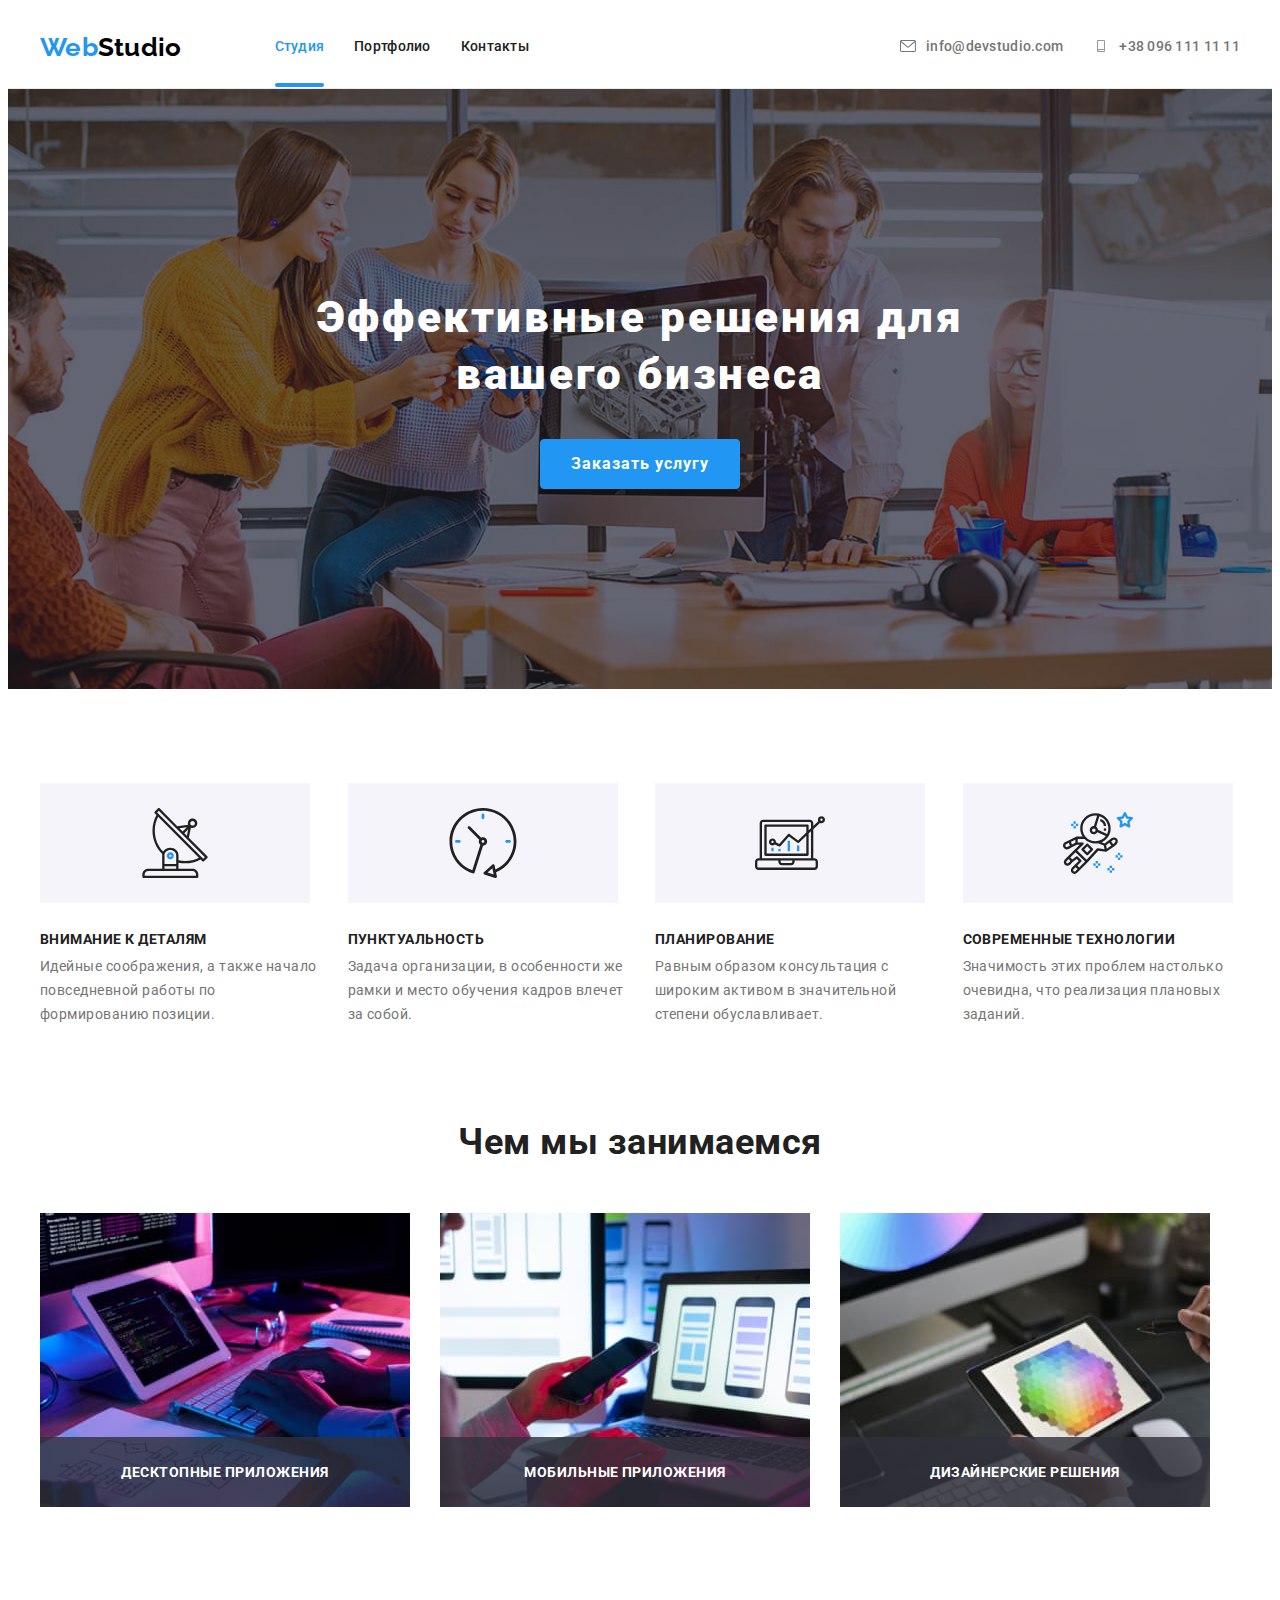
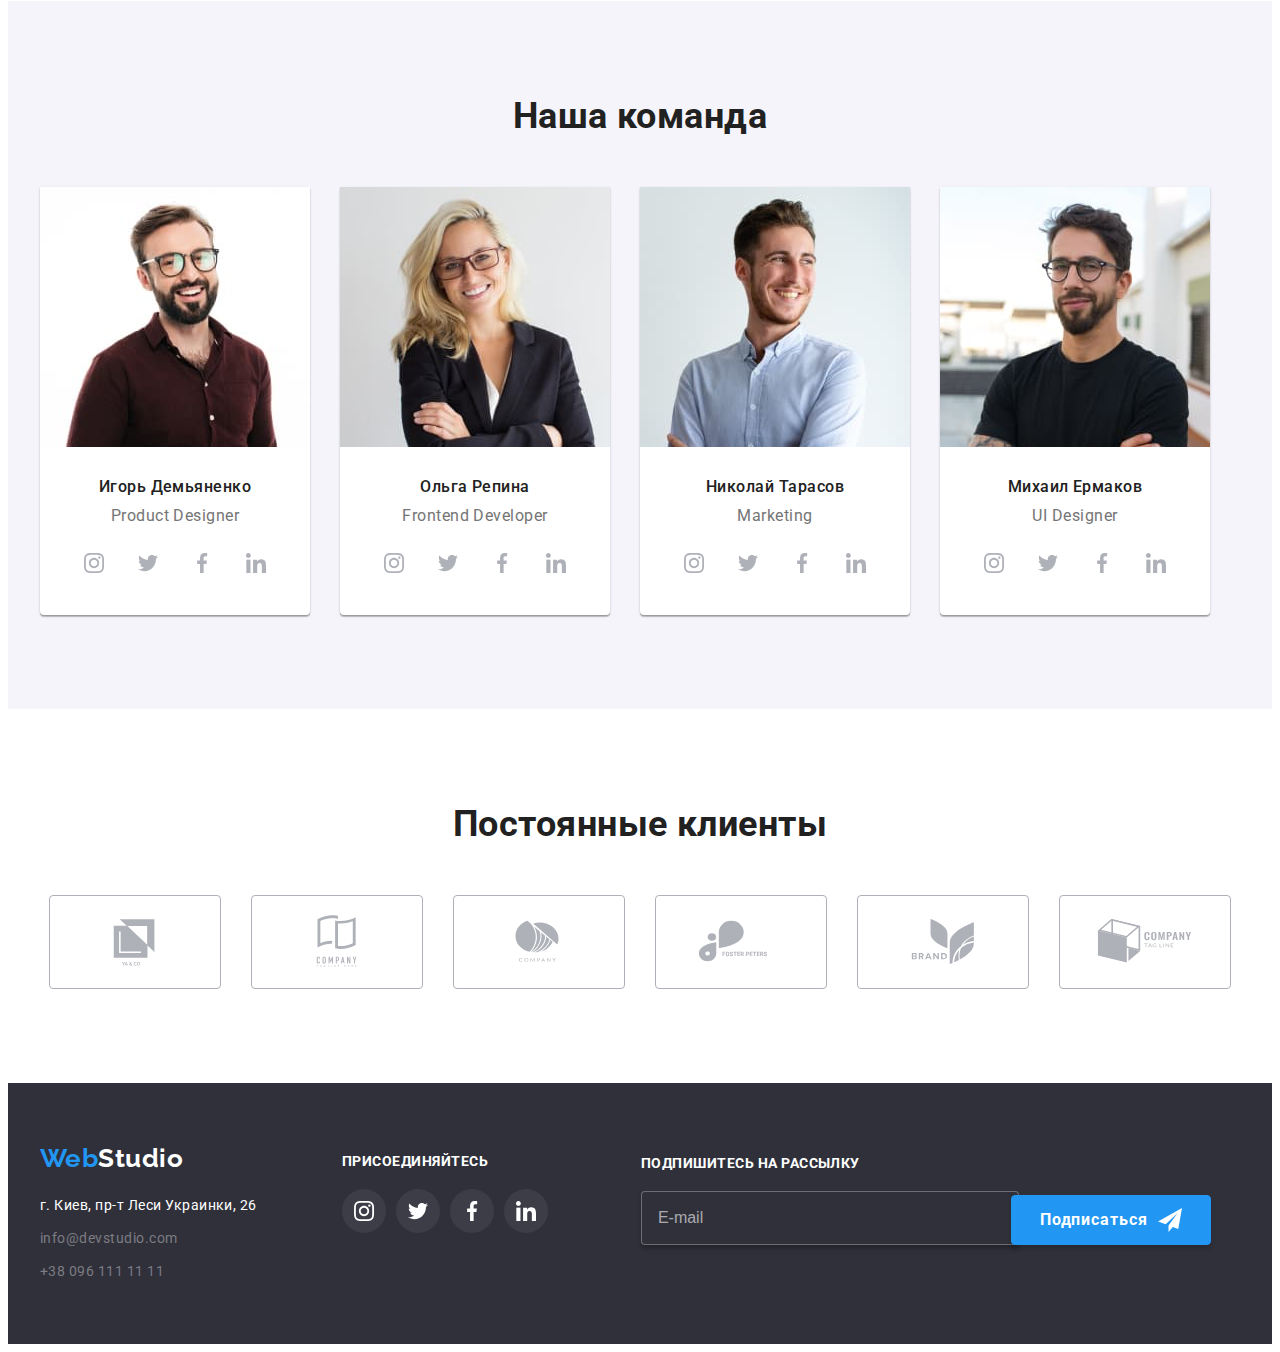
<file: index.html>
<!DOCTYPE html>
<html lang="ru">
  <head>
    <meta charset="UTF-8" />
    <meta http-equiv="X-UA-Compatible" content="IE=edge" />
    <meta name="viewport" content="width=device-width, initial-scale=1.0" />
    <title>Major</title>
    <link rel="preconnect" href="https://fonts.googleapis.com" />
    <link rel="preconnect" href="https://fonts.gstatic.com" crossorigin />
    <link
      href="https://fonts.googleapis.com/css2?family=Raleway:wght@700&family=Roboto:wght@400;500;700;900&display=swap"
      rel="stylesheet"
    />
    <link
      rel="stylesheet"
      href="https://cdnjs.cloudflare.com/ajax/libs/modern-normalize/1.1.0/modern-normalize.min.css"
      integrity="sha512-wpPYUAdjBVSE4KJnH1VR1HeZfpl1ub8YT/NKx4PuQ5NmX2tKuGu6U/JRp5y+Y8XG2tV+wKQpNHVUX03MfMFn9Q=="
      crossorigin="anonymous"
      referrerpolicy="no-referrer"
    />
    <link rel="stylesheet" href="./css/styles.css" />
  </head>

  <body>
    <!--                     Шапка -->
    <header class="header">
      <div class="container header-nav">
        <!--       Навигация -->

        <nav class="navigation">
          <a href="" lang="en" class="logo"
            ><span class="logo-web">Web</span>Studio</a
          >
          <ul class="site-nav list">
            <li class="item">
              <a href="index.html" class="nav-list current">Студия</a>
            </li>
            <li class="item">
              <a href="portfolio.html" class="nav-list">Портфолио</a>
            </li>
            <li class="item"><a href="" class="nav-list">Контакты</a></li>
          </ul>
        </nav>
        <!--             Авторизация -->

        <ul class="auth list">
          <li class="item">
            <a class="auth-link post" href="mailto:info@devstudio.com"
              ><svg class="post-icon" width="16" height="12">
                <use href="images/ikons.svg#icon-envelope"></use>
              </svg>
              info@devstudio.com</a
            >
          </li>
          <li class="item">
            <a class="auth-link tel" href="tel:+380961111111"
              ><svg class="post-icon" width="16" height="12">
                <use href="images/ikons.svg#icon-smartphone"></use>
              </svg>
              +38 096 111 11 11</a
            >
          </li>
        </ul>
      </div>
    </header>
    <main>
      <!--                     Герой -->
      <section class="hero">
        <div class="container">
          <h1 class="hero-title">Эффективные решения для вашего бизнеса</h1>
          <button data-modal-open type="button" class="btn">
            Заказать услугу
          </button>
        </div>
      </section>
      <!--                Преимущества -->
      <section class="section advantage">
        <div class="container">
          <!--скрытый заголовок-->
          <h2 class="visually-hidden">Почему мы</h2>
          <ul class="feature list">
            <li class="feature-item">
              <div class="capsule">
                <svg class="" width="70" height="70">
                  <use href="./images/ikons.svg#icon-antenna-1"></use>
                </svg>
              </div>
              <h3 class="section-title">Внимание к деталям</h3>
              <p class="text">
                Идейные соображения, а также начало повседневной работы по
                формированию позиции.
              </p>
            </li>
            <li class="feature-item">
              <div class="capsule">
                <svg class="" width="70" height="70">
                  <use href="./images/ikons.svg#icon-clock-1"></use>
                </svg>
              </div>
              <h3 class="section-title">Пунктуальность</h3>
              <p class="text">
                Задача организации, в особенности же рамки и место обучения
                кадров влечет за собой.
              </p>
            </li>
            <li class="feature-item">
              <div class="capsule">
                <svg class="" width="70" height="70">
                  <use href="./images/ikons.svg#icon-diagram-1"></use>
                </svg>
              </div>
              <h3 class="section-title">Планирование</h3>
              <p class="text">
                Равным образом консультация с широким активом в значительной
                степени обуславливает.
              </p>
            </li>
            <li class="feature-item">
              <div class="capsule">
                <svg class="" width="70" height="70">
                  <use href="./images/ikons.svg#icon-astronaut-1"></use>
                </svg>
              </div>
              <h3 class="section-title">Современные технологии</h3>
              <p class="text">
                Значимость этих проблем настолько очевидна, что реализация
                плановых заданий.
              </p>
            </li>
          </ul>
        </div>
      </section>
      <!--               Чем занимаемся -->
      <section class="section work">
        <div class="container">
          <h2 class="title">Чем мы занимаемся</h2>
          <ul class="work-list list">
            <li class="work-item">
              <img
                src="./images/img(2).jpg"
                alt="Сотрудник с планшетом за компьютером"
                width="370"
                height="294"
              />
              <div class="work-substrate">
                <h3 class="work-title">Десктопные приложения</h3>
              </div>
            </li>
            <li class="work-item">
              <img
                src="./images/img(1).jpg"
                alt="Сотрудник с мобильником за компьютером"
                width="370"
                height="294"
              />
              <div class="work-substrate">
                <h3 class="work-title">Мобильные приложения</h3>
              </div>
            </li>
            <li class="work-item">
              <img
                src="./images/img(3).jpg"
                alt="Сотрудник с планшетом "
                width="370"
                height="294"
              />
              <div class="work-substrate">
                <h3 class="work-title">Дизайнерские решения</h3>
              </div>
            </li>
          </ul>
        </div>
      </section>
      <!--               Наша команда -->
      <section class="team-section">
        <div class="container">
          <h2 class="title">Наша команда</h2>
          <ul class="team list">
            <li class="position">
              <div class="picture">
                <img
                  src="./images/img(4).jpg"
                  alt="продуктовый дизайнер"
                  width="270"
                  height="260"
                />
              </div>
              <div class="coworkers">
                <h3 class="team-title">Игорь Демьяненко</h3>
                <p class="team-text" lang="en">Product Designer</p>
                <ul class="team-socials-list list">
                  <li class="team-socials-item">
                    <a href="" class="team-socials-link">
                      <svg class="team-socials-icon" width="20" height="20">
                        <use href="./images/ikons.svg#icon-instagram-2"></use>
                      </svg>
                    </a>
                  </li>
                  <li class="team-socials-item">
                    <a href="" class="team-socials-link"
                      ><svg class="team-socials-icon" width="20" height="20">
                        <use href="./images/ikons.svg#icon-twitter-1"></use>
                      </svg>
                    </a>
                  </li>
                  <li class="team-socials-item">
                    <a href="" class="team-socials-link"
                      ><svg class="team-socials-icon" width="20" height="20">
                        <use href="./images/ikons.svg#icon-facebook-1"></use>
                      </svg>
                    </a>
                  </li>
                  <li class="team-socials-item">
                    <a href="" class="team-socials-link"
                      ><svg class="team-socials-icon" width="20" height="20">
                        <use href="./images/ikons.svg#icon-linkedin-1"></use>
                      </svg>
                    </a>
                  </li>
                </ul>
              </div>
            </li>

            <li class="position">
              <div class="picture">
                <img
                  src="./images/img(5).jpg"
                  alt="фронтэнд разработчик"
                  width="270"
                  height="260"
                />
              </div>
              <div class="coworkers">
                <h3 class="team-title">Ольга Репина</h3>
                <p class="team-text" lang="en">Frontend Developer</p>
                <ul class="team-socials-list list">
                  <li class="team-socials-item">
                    <a href="" class="team-socials-link"
                      ><svg class="team-socials-icon" width="20" height="20">
                        <use href="./images/ikons.svg#icon-instagram-2"></use>
                      </svg>
                    </a>
                  </li>
                  <li class="team-socials-item">
                    <a href="" class="team-socials-link"
                      ><svg class="team-socials-icon" width="20" height="20">
                        <use href="./images/ikons.svg#icon-twitter-1"></use>
                      </svg>
                    </a>
                  </li>
                  <li class="team-socials-item">
                    <a href="" class="team-socials-link"
                      ><svg class="team-socials-icon" width="20" height="20">
                        <use href="./images/ikons.svg#icon-facebook-1"></use>
                      </svg>
                    </a>
                  </li>
                  <li class="team-socials-item">
                    <a href="" class="team-socials-link"
                      ><svg class="team-socials-icon" width="20" height="20">
                        <use href="./images/ikons.svg#icon-linkedin-1"></use>
                      </svg>
                    </a>
                  </li>
                </ul>
              </div>
            </li>

            <li class="position">
              <div class="picture">
                <img
                  src="./images/img(6).jpg"
                  alt="маркетолог"
                  width="270"
                  height="260"
                />
              </div>
              <div class="coworkers">
                <h3 class="team-title">Николай Тарасов</h3>
                <p class="team-text" lang="en">Marketing</p>
                <ul class="team-socials-list list">
                  <li class="team-socials-item">
                    <a href="" class="team-socials-link"
                      ><svg class="team-socials-icon" width="20" height="20">
                        <use href="./images/ikons.svg#icon-instagram-2"></use>
                      </svg>
                    </a>
                  </li>
                  <li class="team-socials-item">
                    <a href="" class="team-socials-link"
                      ><svg class="team-socials-icon" width="20" height="20">
                        <use href="./images/ikons.svg#icon-twitter-1"></use>
                      </svg>
                    </a>
                  </li>
                  <li class="team-socials-item">
                    <a href="" class="team-socials-link"
                      ><svg class="team-socials-icon" width="20" height="20">
                        <use href="./images/ikons.svg#icon-facebook-1"></use>
                      </svg>
                    </a>
                  </li>
                  <li class="team-socials-item">
                    <a href="" class="team-socials-link"
                      ><svg class="team-socials-icon" width="20" height="20">
                        <use href="./images/ikons.svg#icon-linkedin-1"></use>
                      </svg>
                    </a>
                  </li>
                </ul>
              </div>
            </li>

            <li class="position">
              <div class="picture">
                <img
                  src="./images/img(7).jpg"
                  alt="дизайнер"
                  width="270"
                  height="260"
                />
              </div>
              <div class="coworkers">
                <h3 class="team-title">Михаил Ермаков</h3>
                <p class="team-text" lang="en">UI Designer</p>
                <ul class="team-socials-list list">
                  <li class="team-socials-item">
                    <a href="" class="team-socials-link"
                      ><svg class="team-socials-icon" width="20" height="20">
                        <use href="./images/ikons.svg#icon-instagram-2"></use>
                      </svg>
                    </a>
                  </li>
                  <li class="team-socials-item">
                    <a href="" class="team-socials-link"
                      ><svg class="team-socials-icon" width="20" height="20">
                        <use href="./images/ikons.svg#icon-twitter-1"></use>
                      </svg>
                    </a>
                  </li>
                  <li class="team-socials-item">
                    <a href="" class="team-socials-link"
                      ><svg class="team-socials-icon" width="20" height="20">
                        <use href="./images/ikons.svg#icon-facebook-1"></use>
                      </svg>
                    </a>
                  </li>
                  <li class="team-socials-item">
                    <a href="" class="team-socials-link"
                      ><svg class="team-socials-icon" width="20" height="20">
                        <use href="./images/ikons.svg#icon-linkedin-1"></use>
                      </svg>
                    </a>
                  </li>
                </ul>
              </div>
            </li>
          </ul>
        </div>
      </section>
      <!--               Постоянные клиенты -->
      <section class="section clients">
        <div class="container">
          <h2 class="client title">Постоянные клиенты</h2>
          <ul class="client-list list">
            <li class="client-item">
              <a href="" class="case-link">
                <svg class="case-icon" width="106" height="60">
                  <use href="./images/ikons.svg#icon-Logo-1"></use>
                </svg>
              </a>
            </li>
            <li class="client-item">
              <a href="" class="case-link">
                <svg class="case-icon" width="106" height="60">
                  <use href="./images/ikons.svg#icon-Logo"></use>
                </svg>
              </a>
            </li>
            <li class="client-item">
              <a href="" class="case-link"
                ><svg class="case-icon" width="106" height="60">
                  <use href="./images/ikons.svg#icon-Logo-2"></use>
                </svg>
              </a>
            </li>
            <li class="client-item">
              <a href="" class="case-link"
                ><svg class="case-icon" width="106" height="60">
                  <use href="./images/ikons.svg#icon-Logo-3"></use>
                </svg>
              </a>
            </li>
            <li class="client-item">
              <a href="" class="case-link"
                ><svg class="case-icon" width="106" height="60">
                  <use href="./images/ikons.svg#icon-Logo-4"></use>
                </svg>
              </a>
            </li>
            <li class="client-item">
              <a href="" class="case-link"
                ><svg class="case-icon" width="106" height="60">
                  <use href="./images/ikons.svg#icon-Logo-5"></use>
                </svg>
              </a>
            </li>
          </ul>
        </div>
      </section>
    </main>
    <footer>
      <div class="foot container">
        <div class="foot-location">
          <a href="" lang="en" class="foot-logo"
            ><span class="web-foot">Web</span>Studio</a
          >
          <address>
            <ul class="list">
              <li class="address-item">
                <a
                  href="https://goo.gl/maps/cJbCXFg71dcP9j5V9"
                  class="foot-link"
                  >г. Киев, пр-т Леси Украинки, 26</a
                >
              </li>
              <li class="address-item">
                <a href="mailto:info@devstudio.com" class="foot-link cont"
                  >info@devstudio.com</a
                >
              </li>
              <li class="address-item">
                <a href="tel:+380961111111" class="foot-link cont"
                  >+38 096 111 11 11</a
                >
              </li>
            </ul>
          </address>
        </div>
        <div class="foot-social">
          <h3 class="foot-title">Присоединяйтесь</h3>
          <ul class="socials-list list">
            <li class="socials-item">
              <a href="" class="socials-link"
                ><svg class="socials-icon" width="20" height="20">
                  <use href="./images/ikons.svg#icon-instagram-2"></use>
                </svg>
              </a>
            </li>
            <li class="socials-item">
              <a href="" class="socials-link"
                ><svg class="socials-icon" width="20" height="20">
                  <use href="./images/ikons.svg#icon-twitter-1"></use>
                </svg>
              </a>
            </li>
            <li class="socials-item">
              <a href="" class="socials-link"
                ><svg class="socials-icon" width="20" height="20">
                  <use href="./images/ikons.svg#icon-facebook-1"></use>
                </svg>
              </a>
            </li>
            <li class="socials-item">
              <a href="" class="socials-link"
                ><svg class="socials-icon" width="20" height="20">
                  <use href="./images/ikons.svg#icon-linkedin-1"></use>
                </svg>
              </a>
            </li>
          </ul>
        </div>
        <div class="foot-warm">
          <form class="foot-form">
            <div class="foot-capsule-form">
              <label for="foot-email" class="foot-label foot-title"
                >Подпишитесь на рассылку</label
              >
              <input
                type="email"
                id="foot-email"
                name="foot-email"
                class="foot-input"
                placeholder="E-mail"
              />
            </div>
            <button type="submit" class="foot-btn btn">
              Подписаться
              <svg class="foot-btn-icon" width="24" height="24">
                <use href="./images/ikons.svg#icon-icon-send"></use>
              </svg>
            </button>
          </form>
        </div>
      </div>
    </footer>
    <div class="backdrob is-hidden" data-modal>
      <div class="modal">
        <button class="close-btn" data-modal-close>
          <svg class="close-icon" width="18" height="18">
            <use href="./images/ikons.svg#icon-close-black-18dp-2-1"></use>
          </svg>
        </button>
        <p class="modal-title">Оставьте свои данные, мы вам перезвоним</p>
        <form class="modal-form">
          <label class="form-field">
            <span class="modal-label">Имя</span>
            <input type="text" name="user-name" class="modal-input" />
            <svg class="modal-icon" width="18" height="18">
              <use href="./images/ikons.svg#icon-person-black-18dp-1-1"></use>
            </svg>
          </label>

          <label class="form-field"
            ><span class="modal-label">Телефон</span>
            <input
              id="user-tel"
              type="tel"
              name="user-tel"
              class="modal-input"
            />
            <svg class="modal-icon" width="18" height="18">
              <use href="./images/ikons.svg#icon-phone"></use>
            </svg>
          </label>

          <label class="form-field">
            <span class="modal-label">Почта</span>

            <input type="email" name="user-email" class="modal-input" /><svg
              class="modal-icon"
              width="18"
              height="18"
            >
              <use href="./images/ikons.svg#icon-email-black-18dp-1"></use>
            </svg>
          </label>

          <label class="form-field mod-margin">
            <span class="modal-label">Комментарий</span>
            <textarea
              name="user-text"
              class="modal-text"
              placeholder="Введите текст"
            ></textarea>
          </label>
          <div class="form-field not-margin">
            <input
              type="checkbox"
              name="check"
              id="check"
              class="modal-check visually-hidden"
            />
            <label for="check" class="check-label">
              <span
                ><svg class="modal-icon-check" width="16" height="15">
                  <use href="./images/ikons.svg#icon-check"></use>
                </svg> </span
              >Соглашаюсь с рассылкой и принимаю&nbsp;<a
                href=""
                class="check-link"
                >Условия договора</a
              >
            </label>
          </div>
          <button type="submit" class="modal-button btn">Отправить</button>
        </form>
      </div>
    </div>
    <script src="./js/modal.js"></script>
  </body>
</html>
</file>
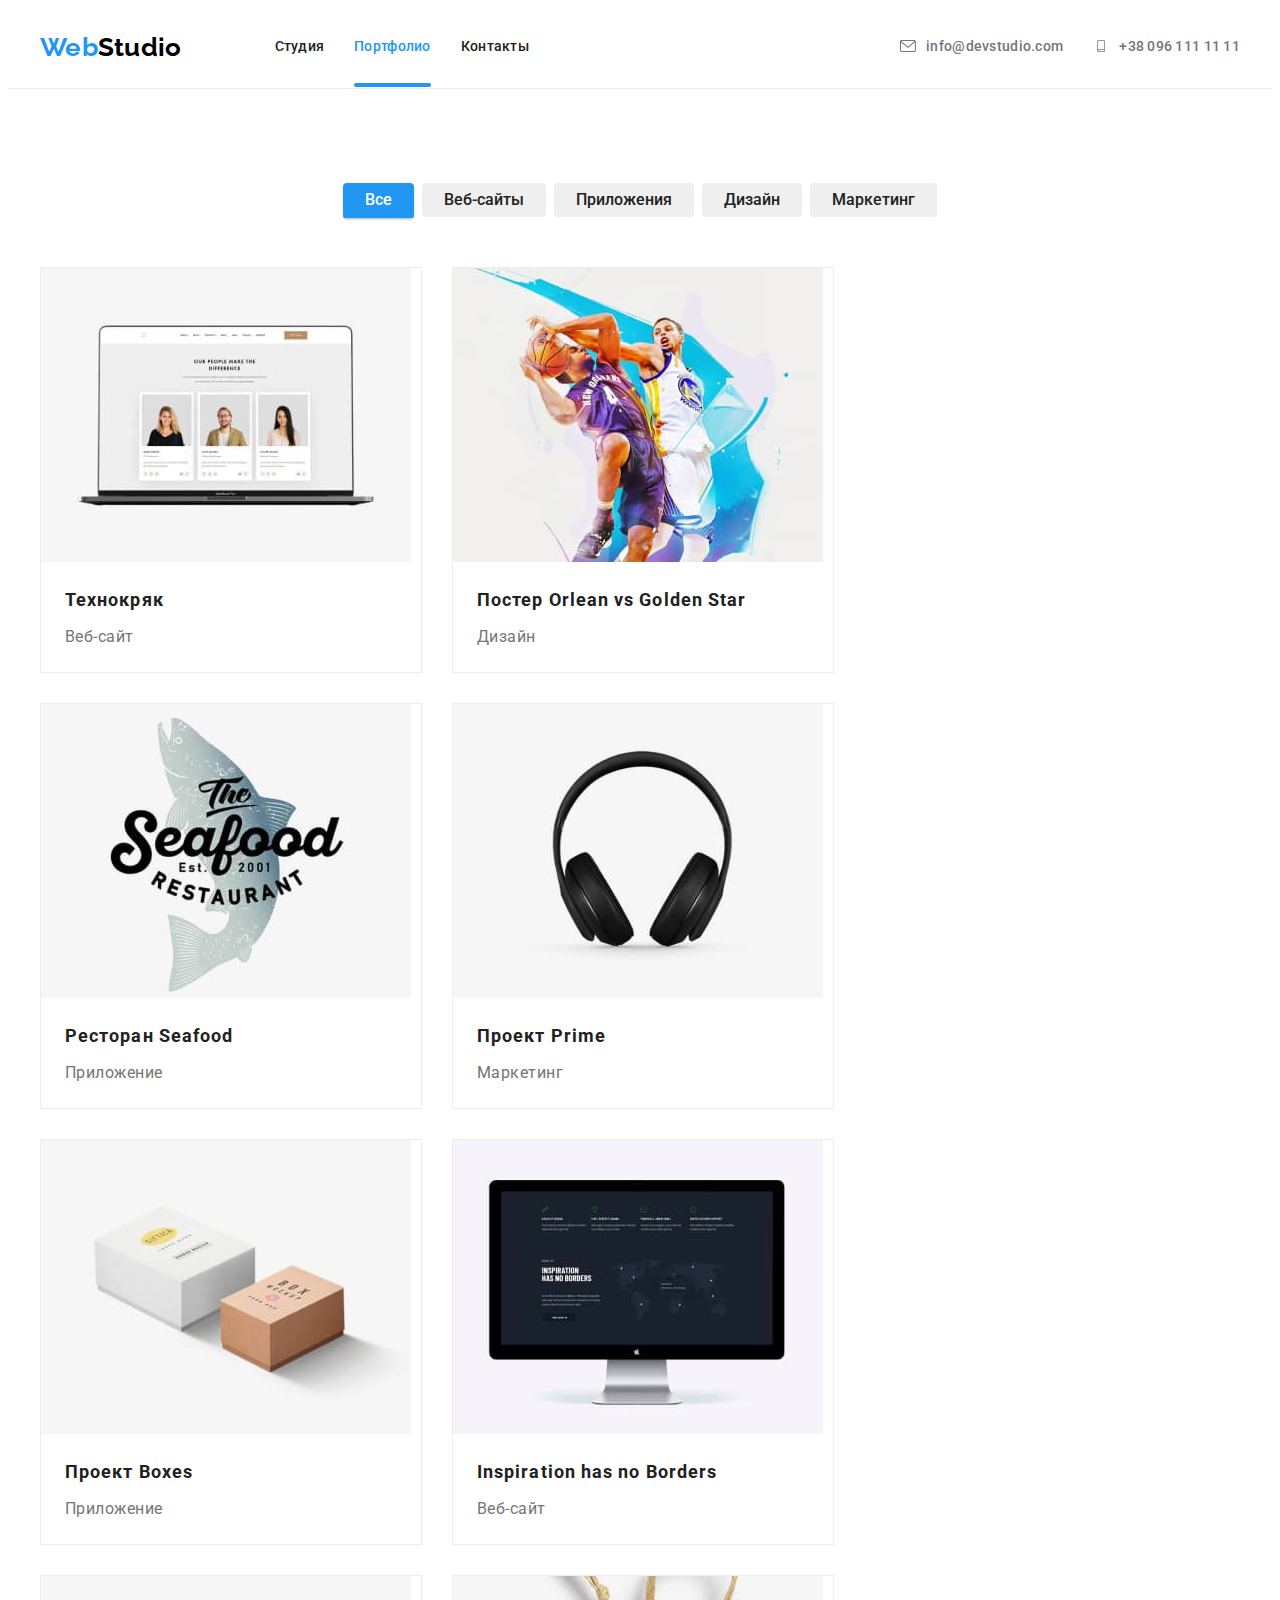
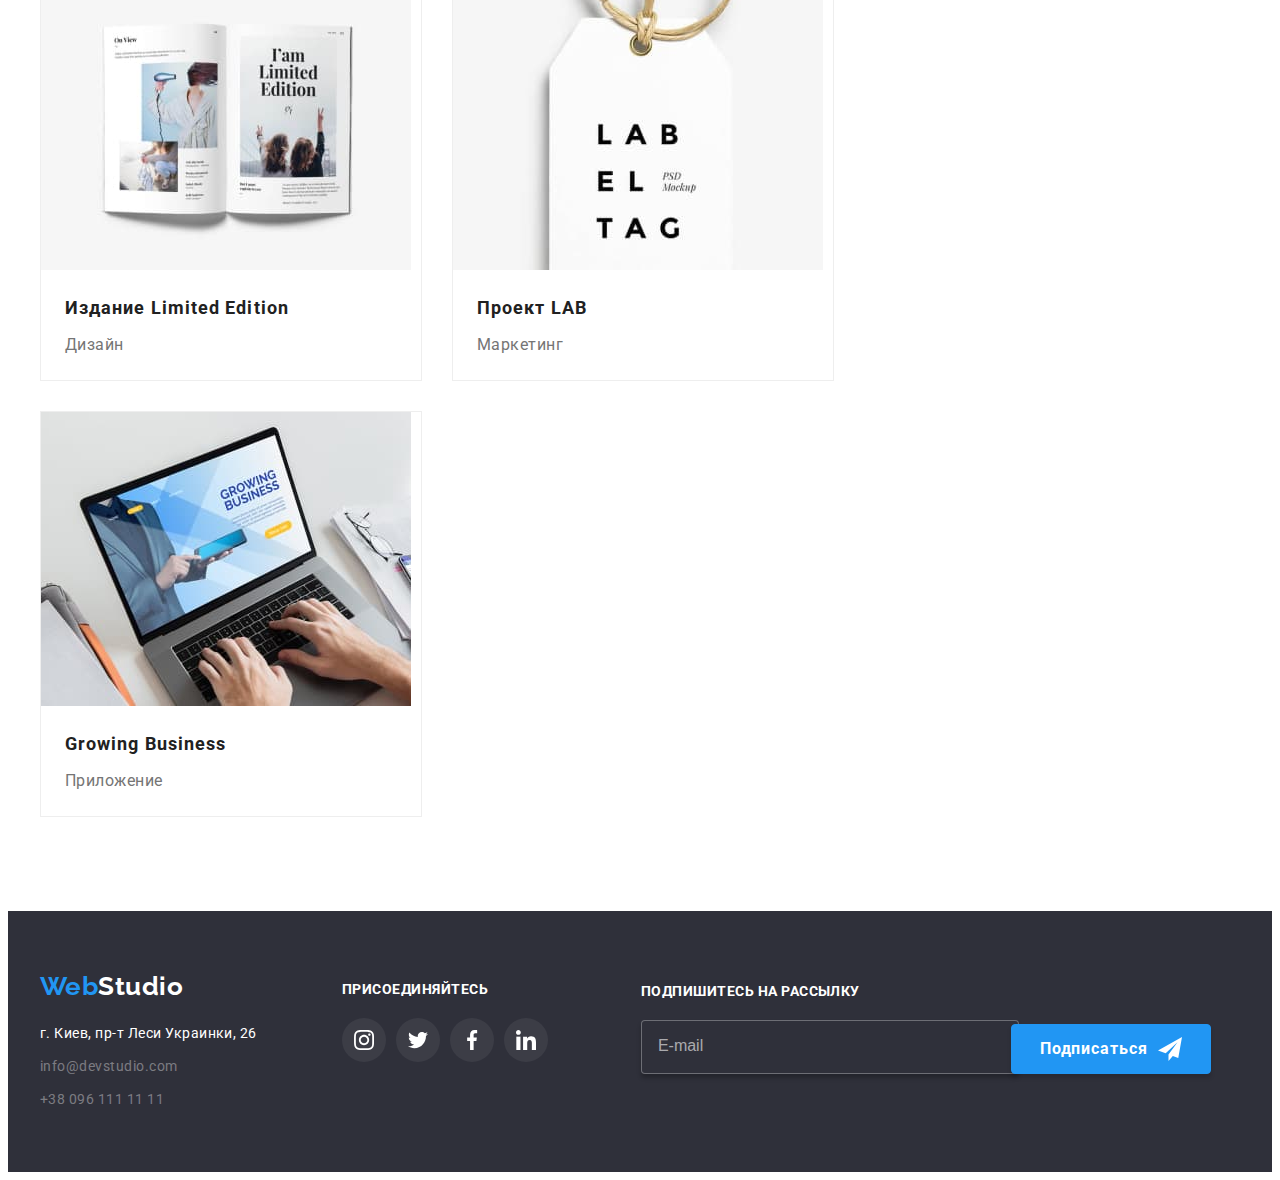
<file: portfolio.html>
<!DOCTYPE html>
<html lang="en">
  <head>
    <meta charset="UTF-8" />
    <meta http-equiv="X-UA-Compatible" content="IE=edge" />
    <meta name="viewport" content="width=device-width, initial-scale=1.0" />
    <title>Portfolio</title>
    <link rel="preconnect" href="https://fonts.gstatic.com" crossorigin />
    <link
      href="https://fonts.googleapis.com/css2?family=Raleway:wght@700&family=Roboto:wght@400;500;700;900&display=swap"
      rel="stylesheet"
    />
    <link
      rel="stylesheet"
      href="https://cdnjs.cloudflare.com/ajax/libs/modern-normalize/1.1.0/modern-normalize.min.css"
      integrity="sha512-wpPYUAdjBVSE4KJnH1VR1HeZfpl1ub8YT/NKx4PuQ5NmX2tKuGu6U/JRp5y+Y8XG2tV+wKQpNHVUX03MfMFn9Q=="
      crossorigin="anonymous"
      referrerpolicy="no-referrer"
    />
    <link rel="stylesheet" href="./css/styles.css" />
  </head>
  <body>
    <!--                     шапка               -->
    <header class="header">
      <div class="container header-nav">
        <a href="" lang="en" class="logo"
          ><span class="logo-web">Web</span>Studio</a
        >
        <!-- navigation -->
        <nav>
          <ul class="site-nav list">
            <li class="item">
              <a href="index.html" class="nav-list">Студия</a>
            </li>
            <li class="item">
              <a href="portfolio.html" class="nav-list current">Портфолио</a>
            </li>
            <li class="item"><a href="" class="nav-list">Контакты</a></li>
          </ul>
        </nav>

        <!-- координаты -->

        <ul class="auth list">
          <li class="item">
            <a class="auth-link" href="mailto:info@devstudio.com"
              ><svg class="post-icon" width="16" height="12">
                <use href="images/ikons.svg#icon-envelope"></use>
              </svg>
              info@devstudio.com</a
            >
          </li>
          <li class="item">
            <a class="auth-link" href="tel:+380961111111"
              ><svg class="post-icon" width="16" height="12">
                <use href="images/ikons.svg#icon-smartphone"></use>
              </svg>
              +38 096 111 11 11</a
            >
          </li>
        </ul>
      </div>
    </header>
    <main>
      <section class="portfolio">
        <div class="container">
          <!--              скрытый заголовок      -->
          <h1 class="visually-hidden">Фильтр</h1>
          <!--              фильтр кнопки          -->
          <ul class="filter-list list">
            <li class="filter-item">
              <button type="button" class="btn-photo current">Все</button>
            </li>
            <li class="filter-item">
              <button type="button" class="btn-photo">Веб-сайты</button>
            </li>
            <li class="filter-item">
              <button type="button" class="btn-photo">Приложения</button>
            </li>
            <li class="filter-item">
              <button type="button" class="btn-photo">Дизайн</button>
            </li>
            <li class="filter-item">
              <button type="button" class="btn-photo">Маркетинг</button>
            </li>
          </ul>

          <!--              скрытый заголовок      -->
          <h2 class="visually-hidden">Примеры работ</h2>
          <!--              примеры работ          -->
          <ul class="examples list">
            <li class="card-item">
              <a href="" class="card-link">
                <div class="thumb">
                  <img
                    src="./images/techkr.jpg"
                    alt="Ноутбук с галереей сотрудников"
                    width="370"
                    height="294"
                  />

                  <p class="text-overley">
                    Технокряк это современная площадка распространения
                    коронавируса. Компании используют эту платформу для
                    цифрового шпионажа и атак на защищённые сервера конкурентов.
                  </p>
                </div>
                <div class="card-text">
                  <h3 class="example-title">Технокряк</h3>
                  <p class="example-text">Веб-сайт</p>
                </div></a
              >
            </li>
            <li class="card-item">
              <a href="" class="card-link"
                ><div class="thumb">
                  <img
                    src="./images/poster.jpg"
                    alt="Постер игроки баскетбола"
                    width="370"
                    height="294"
                  />
                  <p class="text-overley">
                    Технокряк это современная площадка распространения
                    коронавируса. Компании используют эту платформу для
                    цифрового шпионажа и атак на защищённые сервера конкурентов.
                  </p>
                </div>
                <div class="card-text">
                  <h3 class="example-title">
                    Постер <span lang="en"> Orlean vs Golden Star</span>
                  </h3>
                  <p class="example-text">Дизайн</p>
                </div></a
              >
            </li>
            <li class="card-item">
              <a href="" class="card-link"
                ><div class="thumb">
                  <img
                    src="./images/rest.jpg"
                    alt="Логотип ресторана"
                    width="370"
                    height="294"
                  />
                  <p class="text-overley">
                    Технокряк это современная площадка распространения
                    коронавируса. Компании используют эту платформу для
                    цифрового шпионажа и атак на защищённые сервера конкурентов.
                  </p>
                </div>
                <div class="card-text">
                  <h3 class="example-title">
                    Ресторан <span lang="en">Seafood</span>
                  </h3>
                  <p class="example-text">Приложение</p>
                </div></a
              >
            </li>
            <li class="card-item">
              <a href="" class="card-link"
                ><div class="thumb">
                  <img
                    src="./images/hphon.jpg"
                    alt="Наушники"
                    width="370"
                    height="294"
                  />
                  <p class="text-overley">
                    Технокряк это современная площадка распространения
                    коронавируса. Компании используют эту платформу для
                    цифрового шпионажа и атак на защищённые сервера конкурентов.
                  </p>
                </div>
                <div class="card-text">
                  <h3 class="example-title">
                    Проект<span lang="en"> Prime</span>
                  </h3>
                  <p class="example-text">Маркетинг</p>
                </div></a
              >
            </li>
            <li class="card-item">
              <a href="" class="card-link"
                ><div class="thumb">
                  <img
                    src="./images/boxes.jpg"
                    alt="Две коробки"
                    width="370"
                    height="294"
                  />
                  <p class="text-overley">
                    Технокряк это современная площадка распространения
                    коронавируса. Компании используют эту платформу для
                    цифрового шпионажа и атак на защищённые сервера конкурентов.
                  </p>
                </div>
                <div class="card-text">
                  <h3 class="example-title">
                    Проект <span lang="en">Boxes</span>
                  </h3>
                  <p class="example-text">Приложение</p>
                </div></a
              >
            </li>
            <li class="card-item">
              <a href="" class="card-link"
                ><div class="thumb">
                  <img
                    src="./images/comp.jpg"
                    alt="Компьютер"
                    width="370"
                    height="294"
                  />
                  <p class="text-overley">
                    Технокряк это современная площадка распространения
                    коронавируса. Компании используют эту платформу для
                    цифрового шпионажа и атак на защищённые сервера конкурентов.
                  </p>
                </div>
                <div class="card-text">
                  <h3 class="example-title" lang="en">
                    Inspiration has no Borders
                  </h3>
                  <p class="example-text">Веб-сайт</p>
                </div>
              </a>
            </li>
            <li class="card-item">
              <a href="" class="card-link"
                ><div class="thumb">
                  <img
                    src="./images/edition.jpg"
                    alt="Открытая книга"
                    width="370"
                    height="294"
                  />
                  <p class="text-overley">
                    Технокряк это современная площадка распространения
                    коронавируса. Компании используют эту платформу для
                    цифрового шпионажа и атак на защищённые сервера конкурентов.
                  </p>
                </div>
                <div class="card-text">
                  <h3 class="example-title">
                    Издание<span lang="en"> Limited Edition</span>
                  </h3>
                  <p class="example-text">Дизайн</p>
                </div>
              </a>
            </li>
            <li class="card-item">
              <a href="" class="card-link"
                ><div class="thumb">
                  <img
                    src="./images/labeltag.jpg"
                    alt="Этикетка"
                    width="370"
                    height="294"
                  />
                  <p class="text-overley">
                    Технокряк это современная площадка распространения
                    коронавируса. Компании используют эту платформу для
                    цифрового шпионажа и атак на защищённые сервера конкурентов.
                  </p>
                </div>
                <div class="card-text">
                  <h3 class="example-title">
                    Проект<span lang="en"> LAB</span>
                  </h3>
                  <p class="example-text">Маркетинг</p>
                </div></a
              >
            </li>
            <li class="card-item">
              <a href="" class="card-link"
                ><div class="thumb">
                  <img
                    src="./images/business.jpg"
                    alt="Ноутбук и руки на клавиатуре"
                    width="370"
                    height="294"
                  />
                  <p class="text-overley">
                    Технокряк это современная площадка распространения
                    коронавируса. Компании используют эту платформу для
                    цифрового шпионажа и атак на защищённые сервера конкурентов.
                  </p>
                </div>
                <div class="card-text">
                  <h3 class="example-title" lang="en">Growing Business</h3>
                  <p class="example-text">Приложение</p>
                </div>
              </a>
            </li>
          </ul>
        </div>
      </section>
    </main>
    <!--                             подвал      -->
    <footer>
      <div class="foot container">
        <div class="foot-location">
          <a href="" lang="en" class="foot-logo"
            ><span class="web-foot">Web</span>Studio</a
          >
          <address>
            <ul class="list">
              <li class="address-item">
                <a
                  href="https://goo.gl/maps/cJbCXFg71dcP9j5V9"
                  class="foot-link"
                  >г. Киев, пр-т Леси Украинки, 26</a
                >
              </li>
              <li class="address-item">
                <a href="mailto:info@devstudio.com" class="foot-link cont"
                  >info@devstudio.com</a
                >
              </li>
              <li class="address-item">
                <a href="tel:+380961111111" class="foot-link cont"
                  >+38 096 111 11 11</a
                >
              </li>
            </ul>
          </address>
        </div>
        <div class="foot-social">
          <h3 class="foot-title">Присоединяйтесь</h3>
          <ul class="socials-list list">
            <li class="socials-item">
              <a href="" class="socials-link"
                ><svg class="socials-icon" width="20" height="20">
                  <use href="./images/ikons.svg#icon-instagram-2"></use>
                </svg>
              </a>
            </li>
            <li class="socials-item">
              <a href="" class="socials-link"
                ><svg class="socials-icon" width="20" height="20">
                  <use href="./images/ikons.svg#icon-twitter-1"></use>
                </svg>
              </a>
            </li>
            <li class="socials-item">
              <a href="" class="socials-link"
                ><svg class="socials-icon" width="20" height="20">
                  <use href="./images/ikons.svg#icon-facebook-1"></use>
                </svg>
              </a>
            </li>
            <li class="socials-item">
              <a href="" class="socials-link"
                ><svg class="socials-icon" width="20" height="20">
                  <use href="./images/ikons.svg#icon-linkedin-1"></use>
                </svg>
              </a>
            </li>
          </ul>
        </div>
        <div class="foot-warm">
          <form class="foot-form">
            <div class="foot-capsule-form">
              <label for="foot-email" class="foot-label foot-title"
                >Подпишитесь на рассылку</label>
              <input
                type="email"
                id="foot-email"
                name="foot-email"
                class="foot-input"
                placeholder="E-mail"
              />
            </div>
            <button type="submit" class="foot-btn btn">
              Подписаться
              <svg class="foot-btn-icon" width="24" height="24">
                <use href="./images/ikons.svg#icon-icon-send"></use>
              </svg>
            </button>
          </form>
        </div>
      </div>
    </footer>
  </body>
</html>
</file>
<file: css/styles.css>
:root {
  --primary-text-color: #757575;
  --second-text-color: #212121;
  --accent-color: #2196f3;
  --white-text-color: #fff;
  --logo-web-color: #000;
  --background-primary-color: #ffffff;
  --background-second-color: #f5f4fa;
  --background-footer-color: #2f303a;
  --icon-color: #afb1b8;
  --cards: 30px;
  --shadow-modal: 0 2px 1px 0 rgba(0, 0, 0, 0.2),
    0 1px 1px 0 rgba(0, 0, 0, 0.14), 0 1px 3px 0 rgba(0, 0, 0, 0.12);
  --cubic-bezier: (0.4, 0, 0.2, 1);
  --time: 250ms;
}

p,
h1,
h2,
h3,
h4,
h5,
h6 {
  margin: 0;
}

ul {
  margin: 0;
  padding: 0;
}

img {
  display: block;
  max-width: 100%;
}

button,
input,
label {
  cursor: pointer;
}
body {
  background-color: var(--background-primary-color);
  color: var(--primary-text-color);
  font-family: Roboto, sans-serif;
  text-decoration: none;
  letter-spacing: 0.03em;
}
.visually-hidden {
  position: absolute;
  white-space: nowrap;
  width: 1px;
  height: 1px;
  overflow: hidden;
  border: 0;
  padding: 0;
  clip: rect(0 0 0 0);
  clip-path: inset(50%);
  margin: -1px;
}
.list {
  list-style: none;
}

.container {
  width: 1200px;
  padding-left: 15px;
  padding-right: 15px;
  margin: 0 auto;
}

/*                  Header */

.header {
  background-color: var(--background-primary-color);

  font-weight: 500;
  font-size: 14px;
  line-height: 1.14;
  letter-spacing: 0.02em;

  padding-top: 24px;
  padding-bottom: 25px;
  border-bottom: 1px solid #ececec;
}
.header-nav {
  display: flex;
  align-items: center;
}

/*                     header logo      */
a {
  text-decoration: none;
}
.logo {
  /* display: flex; */
  font-family: Raleway, sans-serif;
  font-weight: 700;
  font-size: 26px;
  line-height: 1.19;
  color: var(--logo-web-color);

  margin-right: 93px;
}
.logo > .logo-web {
  color: var(--accent-color);
}

/*                      navigation      */

.navigation {
  display: flex;
  align-items: center;
}
.site-nav {
  display: flex;
  margin-left: auto;
}
.nav-list {
  position: relative;

  color: var(--second-text-color);

  transition-property: color;
  transition-duration: 250ms;
  transition-timing-function: var(--cubic-bezier);
}
.current::after {
  content: "";

  position: absolute;

  display: block;
  width: 100%;
  height: 4px;

  background-color: var(--accent-color);
  left: 0;
  bottom: -1px;
  border-radius: 2px;
}
.site-nav .nav-list {
  padding-top: 32px;
  padding-bottom: 32px;
}
.item + .item {
  margin-left: 30px;
}
.nav-list:hover,
.nav-list:focus {
  color: var(--accent-color);
}
.current {
  position: relative;
  color: var(--accent-color);
}

.auth {
  display: flex;
  margin-left: auto;
}

.auth-link,
.auth-link-photo {
  display: inline-flex;
  color: var(--primary-text-color);
  align-items: center;

  transition: color 250ms var(--cubic-bezier);
}

.auth-link:hover,
.auth-link:focus {
  color: var(--accent-color);
}
.post-icon {
  margin-right: 10px;
  fill: currentColor;
}

/*                      hero         */

.hero-title {
  color: var(--white-text-color);

  font-weight: 900;
  font-size: 44px;
  line-height: 1.3;
  text-align: center;
  letter-spacing: 0.06em;
  width: 696px;
  height: 120px;
  margin: 0 auto 30px;
}

.hero {
  background-color: #2f303a;
  background-image: linear-gradient(
      rgba(47, 48, 58, 0.4),
      rgba(47, 48, 58, 0.4)
    ),
    url(../images/hero-bg.jpg);
  background-repeat: no-repeat;
  background-size: cover;
  background-position: center;
  text-align: center;
  padding-top: 200px;
  padding-bottom: 200px;
  max-width: 1600px;
}

.btn {
  color: #fff;
  background-color: var(--accent-color);
  width: 200px;
  height: 50px;

  font-family: inherit;
  font-weight: 700;
  font-size: 16px;
  line-height: 1.88;
  letter-spacing: 0.06em;
  border: 1px solid var(--accent-color);
  box-shadow: 0 4px 4px 0 rgba(0, 0, 0, 0.15);
  border-radius: 4px;

  cursor: pointer;
  transition: background-color 250ms var(--cubic-bezier),
    border 250ms var(--cubic-bezier);
}

.btn:hover {
  background-color: #188ce8;
  border: 1px solid #188ce8;
}

/*                    advantage     */

.section {
  padding-top: 94px;
  padding-bottom: 94px;
}
.section-title {
  margin-bottom: 10px;

  color: var(--second-text-color);
  font-weight: 700;
  font-size: 14px;
  line-height: 0.88;
  text-transform: uppercase;
}
.feature {
  display: flex;
  margin-left: -30px;
  margin-bottom: -30px;
  flex-wrap: wrap;
}
.feature-item {
  flex-basis: calc(100% / 4 - 30px);
  /* flex-basis: calc((100% - 90px) / 3); */
  margin-left: 30px;
  margin-bottom: 30px;
}
.text {
  font-size: 14px;
  line-height: 1.7;
}
.capsule {
  background: var(--background-second-color);
  width: 270px;
  height: 120px;
  margin-bottom: 30px;
  display: flex;
  justify-content: center;
  align-items: center;
}
/*                          work */
.work {
  padding-top: 0;
}

.title {
  color: var(--second-text-color);

  font-size: 36px;
  line-height: 1.17;
  text-align: center;

  margin-bottom: 50px;
}
.work-list {
  display: flex;
  flex-wrap: wrap;
  margin-left: -30px;
  margin-bottom: -30px;
}
.work-item {
  position: relative;
  margin-left: 30px;
  margin-bottom: 30px;
}
.work-substrate {
  position: absolute;
  width: 100%;
  top: calc(294px - 70px);
  left: 0;
  right: 0;
  bottom: 0;
  display: flex;
  justify-content: center;
  align-items: center;
  background-image: linear-gradient(
    rgba(47, 48, 58, 0.8),
    rgba(47, 48, 58, 0.8)
  );
}

.work-title {
  color: var(--white-text-color);
  font-weight: 700;
  font-size: 14px;
  line-height: 0.88;
  text-transform: uppercase;
}

/*                        team */

img {
  display: block;
  max-width: 100%;
  height: auto;
}

.team {
  padding: 0;
  margin: 0;
  display: flex;
  flex-wrap: wrap;
}

.position:nth-child(n + 2) {
  margin-left: var(--cards);
}
.position {
  background-color: #fff;
  box-shadow: 0 2px 1px 0 rgba(0, 0, 0, 0.2), 0 1px 1px 0 rgba(0, 0, 0, 0.14),
    0 1px 3px 0 rgba(0, 0, 0, 0.12);
  border-bottom-left-radius: 4px;
  border-bottom-right-radius: 4px;
}
.team-section {
  background-color: var(--background-second-color);

  padding-top: 94px;
  padding-bottom: 94px;
}
.coworkers {
  padding-top: var(--cards);
  padding-bottom: var(--cards);
}
.team-title {
  color: var(--second-text-color);
  font-weight: 500;
  font-size: 16px;
  line-height: 1.19;
  text-align: center;
  padding-bottom: 10px;
  padding-left: 0;
  padding-right: 0;
}

.team-text {
  font-size: 16px;
  line-height: 1.19;
  text-align: center;
  margin-bottom: 16px;
}

.team-socials-link {
  width: 44px;
  height: 44px;
  background-color: var(--background-primary-color);
  border-radius: 50%;
  display: flex;
  justify-content: center;
  align-items: center;
  color: var(--icon-color);

  transition-property: color, background-color;
  transition-duration: 250ms;
  transition-timing-function: var(--cubic-bezier), var(--cubic-bezier);
}

.team-socials-icon {
  fill: currentColor;
}

.team-socials-link:hover,
.team-socials-link:focus {
  background-color: var(--accent-color);
  color: var(--white-text-color);
}

.team-socials-list {
  display: flex;
  justify-content: center;
}

.team-socials-item + .team-socials-item {
  margin-left: 10px;
}

/*                         clients */
.client-list {
  display: flex;
  justify-content: center;
}
.case-link {
  background-color: var(--background-primary-color);
  color: var(--icon-color);
  width: 170px;
  height: 92px;
  border: 1px solid #afb1b8;
  border-radius: 4px;
  display: flex;
  justify-content: center;
  align-items: center;

  transition-property: color, border;
  transition-duration: 250ms;
  transition-timing-function: var(--cubic-bezier), var(--cubic-bezier);
}

.case-icon {
  fill: currentColor;
}
.case-link:hover,
.case-link:focus {
  color: var(--accent-color);
  border: 1px solid #2196f3;
}

.client-item + .client-item {
  margin-left: 30px;
}
.client-item {
  display: flex;
  justify-content: center;
  align-items: center;
}

/*                          footer        */

footer {
  background-color: var(--background-footer-color);
  padding-top: 60px;
  padding-bottom: 60px;
}
.foot {
  display: flex;
}
.foot-logo {
  display: inline-block;
  margin-bottom: 20px;
  font-family: Raleway, sans-serif;
  font-weight: 700;
  font-size: 26px;
  line-height: 1.19;
  color: var(--white-text-color);
}

.web-foot {
  color: var(--accent-color);
}

.foot-link {
  font-size: 14px;
  line-height: 1.71;
  font-style: normal;

  color: #fff;

  transition: color 250ms cubic-bezier(0.4, 0, 0.2, 1);
}

.foot-link:hover,
.foot-link:focus {
  color: var(--accent-color);
}

.cont {
  color: #ffffff60;
}
.address-item + .address-item {
  margin-top: 9px;
}
.foot-social {
  margin-top: 10px;
  margin-left: 85px;
}
.foot-title {
  color: var(--white-text-color);
  font-weight: 700;
  font-size: 14px;
  line-height: 1.17;
  text-transform: uppercase;
  margin-bottom: 20px;
}

.socials-link {
  width: 44px;
  height: 44px;
  background-color: #ffffff10;
  border-radius: 50%;
  display: flex;
  justify-content: center;
  align-items: center;
  color: var(--white-text-color);

  transition-property: color, background-color;
  transition-duration: 250ms, 250ms;
  transition-timing-function: var(--cubic-bezier), var(--cubic-bezier);
}
.socials-icon {
  fill: currentColor;
}

.socials-link:hover,
.socials-link:focus {
  background-color: var(--accent-color);
  color: var(--white-text-color);
}

.socials-list {
  display: flex;
  justify-content: center;
  align-items: center;
}

.socials-item + .socials-item {
  margin-left: 10px;
}

.foot-warm {
  width: 570px;
  height: 86px;
  margin-left: 93px;
  margin-top: 10px;
}
.foot-form {
  display: flex;
  align-items: flex-end;
}
.foot-capsule-form {
  width: 358px;
}
.foot-label {
  margin-bottom: 20px;
  display: inline-block;
}
.foot-input {
  width: 358px;
  height: 50px;
  padding-left: 16px;

  border: 1px solid rgba(255, 255, 255, 0.3);
  border-radius: 4px;
  background-color: var(--background-footer-color);
  box-shadow: 0 4px 4px 0 rgba(0, 0, 0, 0.25);
  color: var(--white-text-color);
  transition: border-color 250ms cubic-bezier(0.4, 0, 0.2, 1);
}
.foot-input:focus {
  cursor: text;
}
.foot-input:focus,
.foot-input:hover {
  border-color: rgba(33, 150, 243, 0);
}
.foot-input::placeholder {
  font-size: 16px;
  line-height: calc(20 / 16);
  color: rgba(255, 255, 255, 0.6);
}
.foot-btn {
  display: inline-flex;
  justify-content: center;
  align-items: center;
  margin-left: 12px;
}
.foot-btn-icon {
  margin-left: 10px;
}

/*           modal window */
.backdrob {
  position: fixed;
  top: 0;
  left: 0;
  width: 100vw;
  height: 100vh;
  background: rgba(0, 0, 0, 0.2);
  opacity: 1;
  transition: opacity 250ms cubic-bezier(0.4, 0, 0.2, 1),
    visibility 250ms cubic-bezier(0.4, 0, 0.2, 1);
}

.backdrob.is-hidden {
  opacity: 0;
  pointer-events: none;
  visibility: hidden;
}

.modal {
  position: absolute;
  top: 50%;
  left: 50%;

  width: 528px;
  min-height: 581px;
  padding: 40px;

  background: #fff;
  border-radius: 4px;
  box-shadow: var(--shadow-modal);

  transform: translate(-50%, -50%) scale(1);
  transition: transform 250ms cubic-bezier(0.4, 0, 0.2, 1);
}

.backdrob.is-hidden .modal {
  transform: translate(-50%, -50%) scale(0.5);
}

.modal-title {
  font-weight: 700;
  font-size: 20px;
  line-height: calc(23 / 20);
  color: var(--second-text-color);
  text-align: center;
  margin-bottom: 12px;
}
.modal-form {
  display: block;
  padding: auto 40px;
}
.form-field {
  position: relative;
  display: block;
  margin-bottom: 10px;
}
.mod-margin {
  margin-bottom: 20px;
}
.not-margin {
  margin-bottom: 0;
}
.form-field .modal-label {
  margin-bottom: 4px;
}
.modal-input {
  width: 100%;
  height: 40px;
  padding-left: 42px;

  border: 1px solid rgba(33, 33, 33, 0.2);
  border-radius: 4px;
  outline: none;
  transition: border-color 250ms cubic-bezier(0.4, 0, 0.2, 1);
}
.modal-icon {
  position: absolute;
  display: inline-block;
  top: 50%;
  left: 12px;
  transition: fill 250ms cubic-bezier(0.4, 0, 0.2, 1);
}

.modal-label {
  display: block;

  font-size: 12px;
  line-height: 1.17;
  letter-spacing: 0.01em;
}
.modal-text::placeholder {
  font-size: 12px;
  line-height: 1.17;
  letter-spacing: 0.01em;

  color: rgba(117, 117, 117, 0.5);
}

.modal-text {
  display: inline-block;

  width: 100%;
  height: 120px;

  border: 1px solid rgba(33, 33, 33, 0.2);
  border-radius: 4px;

  padding: 12px 16px;
  resize: none;
  outline: none;
  transition: border-color 250ms cubic-bezier(0.4, 0, 0.2, 1);
}
.modal-input:focus,
.modal-input:hover,
.modal-text:focus,
.modal-text:hover {
  border-color: var(--accent-color);
}
.modal-input:focus {
  cursor: text;
}
.modal-input:focus + .modal-icon,
.modal-input:hover + .modal-icon {
  fill: var(--accent-color);
}
.check-label {
  display: flex;
  align-items: center;

  font-size: 14px;
  line-height: calc(28 / 14);

  color: var(--primary-text-color);
}

.check-label span {
  width: 16px;
  height: 15px;
  border: 2px solid #000;
  border-radius: 2px;
  margin-right: 7px;
  margin-left: 14px;
  display: flex;
  justify-content: center;
  align-items: center;
  transition: background-color 250ms cubic-bezier(0.4, 0, 0.2, 1),
    border 250ms cubic-bezier(0.4, 0, 0.2, 1);
}
.modal-icon-check {
  fill: transparent;
  transition: fill 250ms cubic-bezier(0.4, 0, 0.2, 1);
}
.modal-check:checked + .check-label > span {
  background-color: var(--accent-color);
  border: none;
}
.modal-check:checked + .check-label svg {
  fill: #fff;
}
.check-link {
  color: var(--accent-color);
  text-decoration: underline;
}
.modal-button {
  display: block;
  margin: 30px auto 0 auto;
}

.close-btn {
  position: absolute;
  top: 8px;
  right: 8px;

  border-radius: 50%;
  border: 1px solid #00000010;
  width: 30px;
  height: 30px;

  display: flex;
  justify-content: center;
  align-items: center;

  box-shadow: var(--shadow-modal);
  background-color: var(--background-primary-color);
  color: #000;
  transition-property: color, box-shadow, border-color;
  transition-duration: 250ms;
  transition-timing-function: cubic-bezier(0.4, 0, 0.2, 1);
}

.close-icon {
  fill: currentColor;
}
.close-btn:hover,
.close-btn:focus {
  color: var(--accent-color);
  box-shadow: none;
  border-color: rgba(0, 0, 0, 0.1);
}
/*              filter            */

.portfolio {
  padding-top: 94px;
  padding-bottom: 94px;
}

.filter-list {
  display: flex;
  justify-content: center;
  margin-bottom: 50px;
}

.btn-photo.current {
  color: var(--white-text-color);
  background-color: var(--accent-color);
  box-shadow: 0 2px 2px 0 rgba(0, 0, 0, 0.12), 0 1px 2px 0 rgba(0, 0, 0, 0.08),
    0 3px 1px 0 rgba(0, 0, 0, 0.1);
}

.filter-item + .filter-item {
  margin-left: 8px;
}
.btn-photo {
  padding: 4px 22px;
  color: var(--second-text-color);

  font-family: inherit;
  font-weight: 500;
  font-size: 16px;
  line-height: calc(26 / 16);
  cursor: pointer;
  border-radius: 4px;
  border: none;
  box-shadow: none;

  transition-property: color, background-color, box-shadow;
  transition-duration: 250ms, 250ms, 250ms;
  transition-timing-function: var(--cubic-bezier), var(--cubic-bezier),
    var(--cubic-bezier);
}

.btn-photo:hover,
.btn-photo:focus {
  color: var(--white-text-color);
  background-color: var(--accent-color);
  box-shadow: 0 2px 2px 0 rgba(0, 0, 0, 0.12), 0 1px 2px 0 rgba(0, 0, 0, 0.08),
    0 3px 1px 0 rgba(0, 0, 0, 0.1);
}

/*              work examples          */

.example-title {
  color: var(--second-text-color);
  font-size: 18px;
  line-height: 2;
  letter-spacing: 0.06em;
  margin-bottom: 4px;
}

.example-text {
  color: var(--primary-text-color);
  font-size: 16px;
  line-height: 1.88;
}
.examples {
  padding: 0;
  margin: 0;
  display: flex;
  flex-wrap: wrap;
  margin-left: calc(-1 * var(--cards));
  margin-top: calc(-1 * var(--cards));
}
.card-link {
  display: block;
  transition: box-shadow 250ms cubic-bezier(0.4, 0, 0.2, 1);
}

.card-link:hover,
.card-link:focus {
  box-shadow: 1px 4px 6px 0 rgba(0, 0, 0, 0.16), 0 4px 4px 0 rgba(0, 0, 0, 0.06),
    0 1px 1px 0 rgba(0, 0, 0, 0.12);
}

.examples > .card-item {
  flex-basis: calc(100% / 3 - var(--cards));
  margin-left: var(--cards);
  margin-top: var(--cards);
}

.card-item {
  border: 1px solid #eeeeee;
}
.card-text {
  padding: 20px 24px;
}
.thumb {
  position: relative;
  overflow: hidden;
}
.card-link:hover .text-overley,
.card-link:focus .text-overley {
  transform: translateY(0);
}
.text-overley {
  position: absolute;
  top: 0;
  left: 0;
  width: 100%;
  height: 100%;

  font-size: 18px;
  line-height: calc(28 / 18);
  color: #fff;
  padding: 63px 24px;

  background-color: rgba(33, 150, 243, 0.9);

  transform: translateY(101%);
  transition: transform 250ms cubic-bezier(0.4, 0, 0.2, 1);
}
</file>
